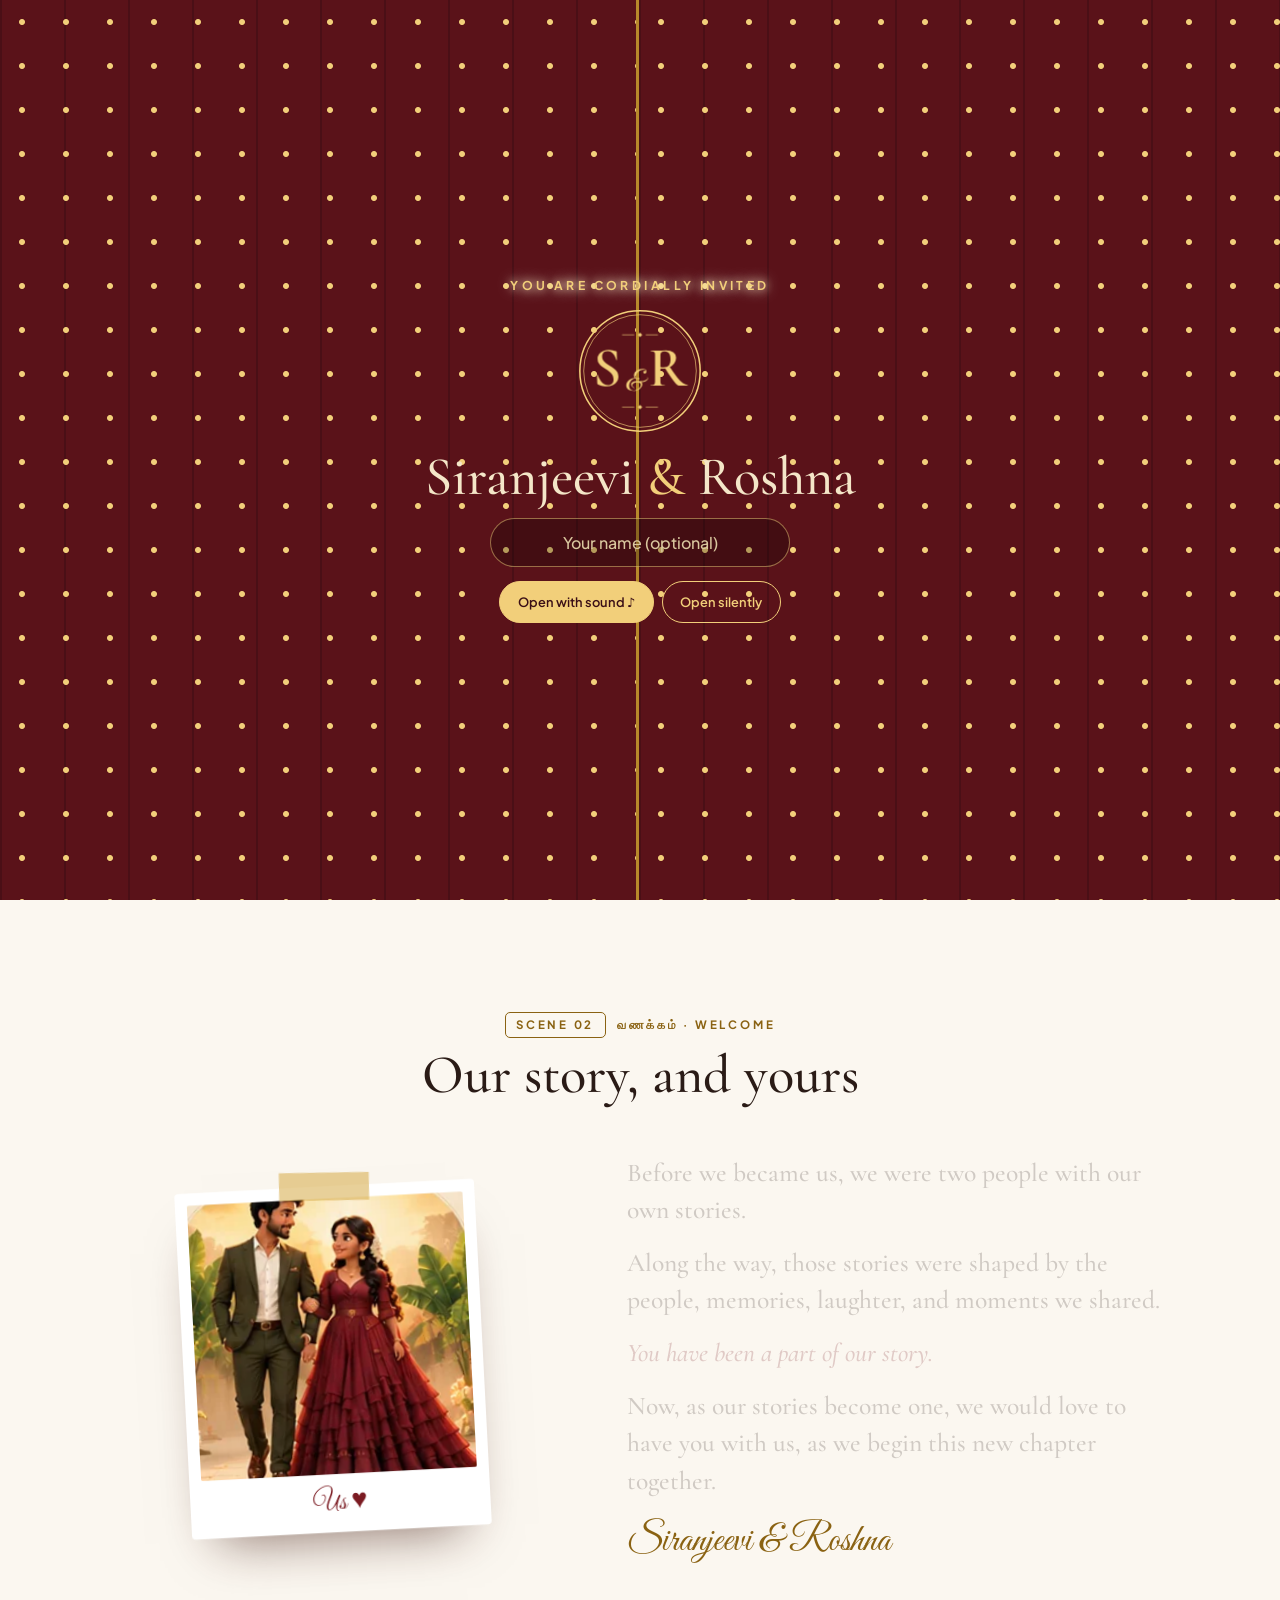
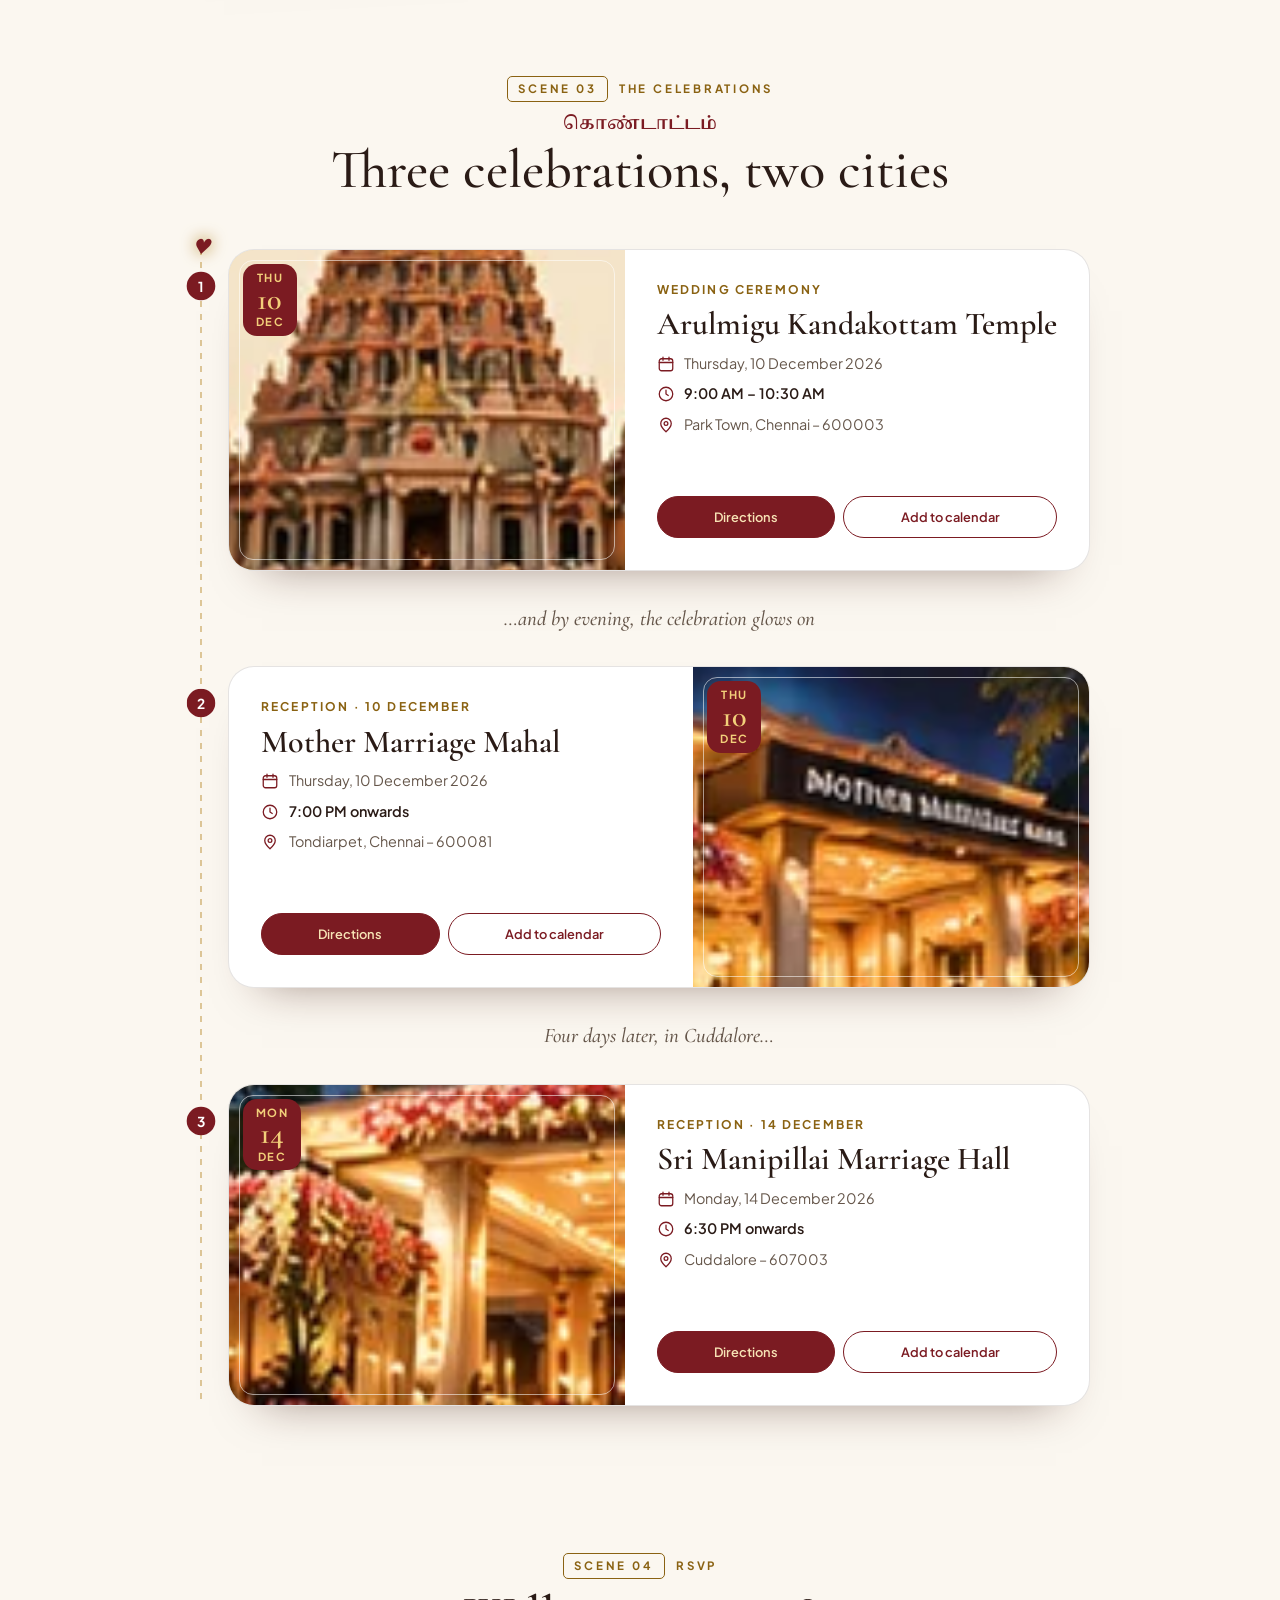
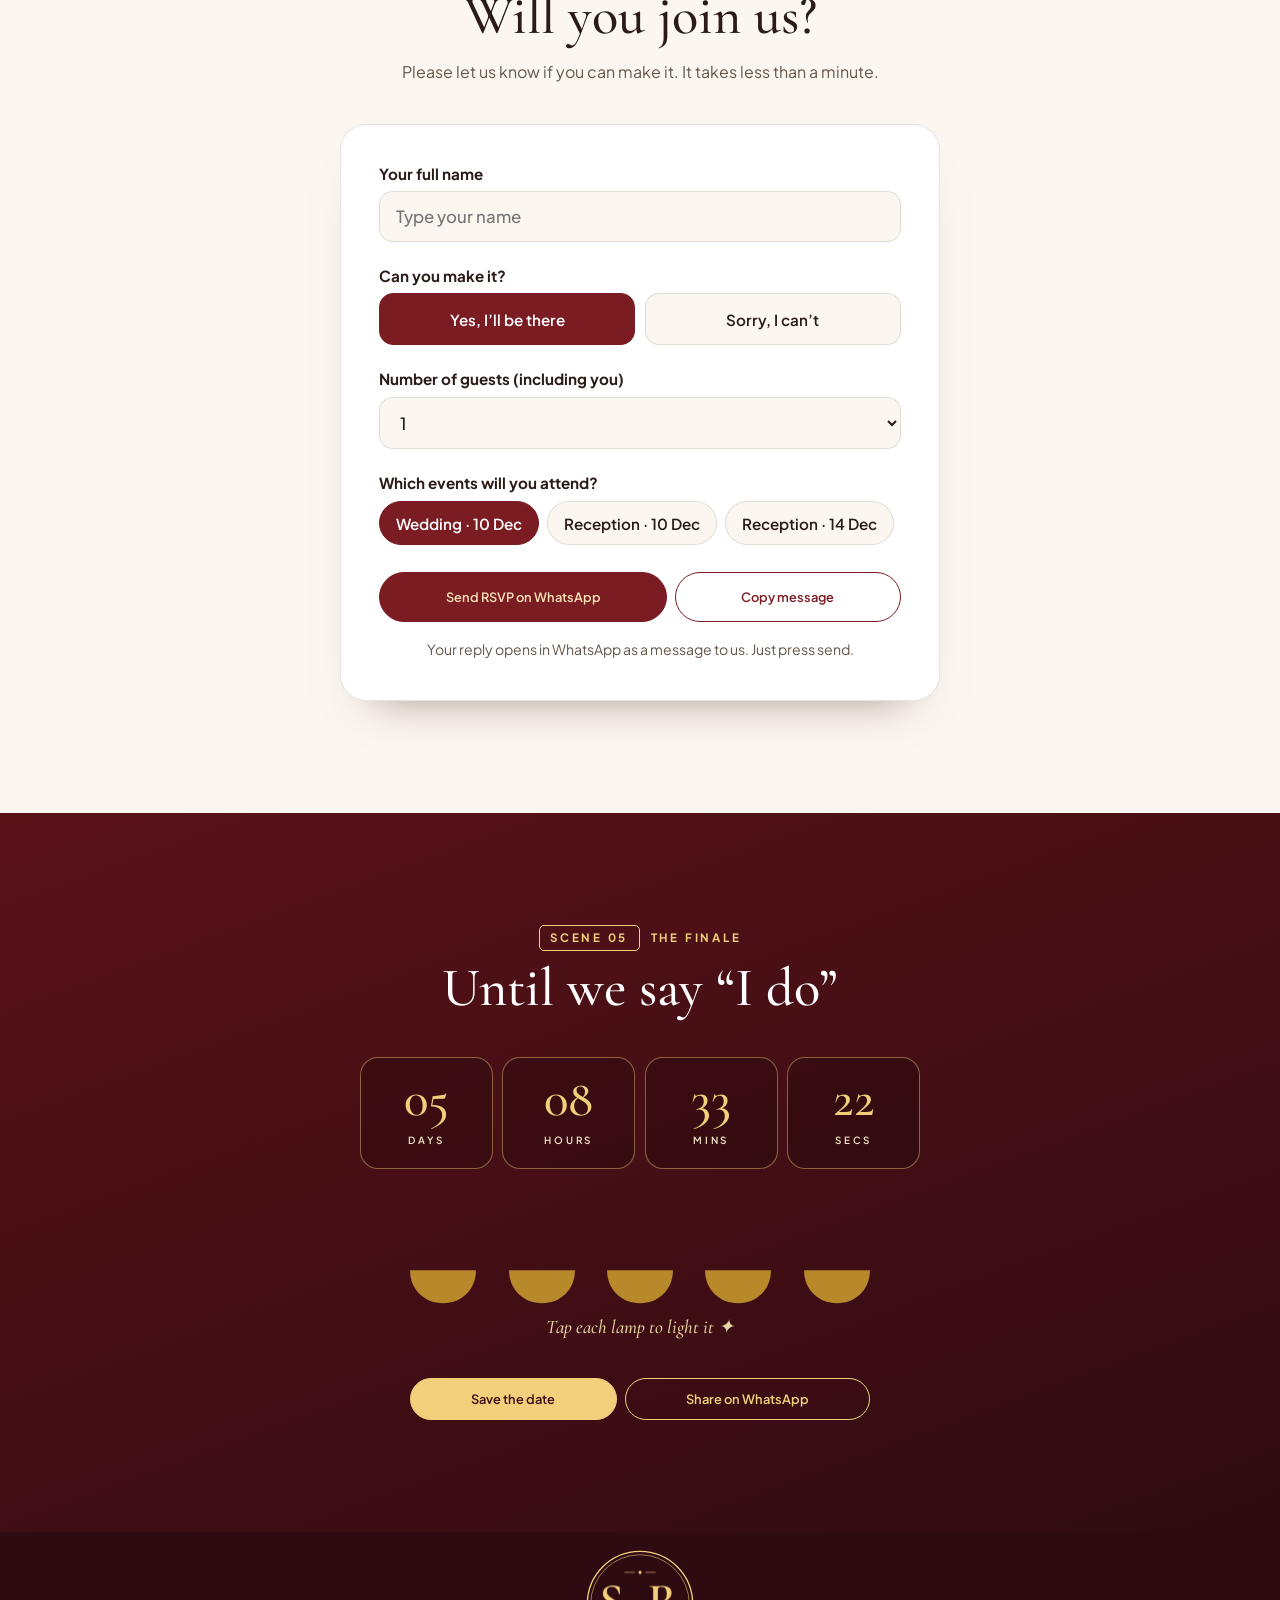
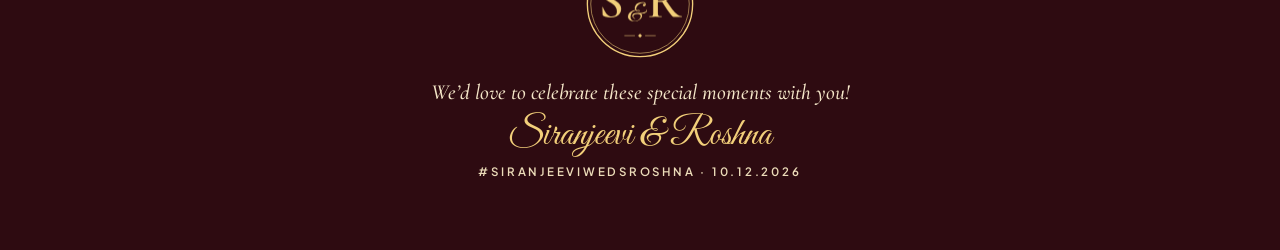
<file: Siranjeevi & Roshna · Wedding Storyboard.html>
<!DOCTYPE html>
<html lang="en">
<head>
<meta charset="utf-8">
<meta name="viewport" content="width=device-width, initial-scale=1, viewport-fit=cover">
<meta name="theme-color" content="#2e0b11">
<title>Siranjeevi &amp; Roshna · Wedding Storyboard</title>
<link rel="preconnect" href="https://fonts.googleapis.com"><link rel="preconnect" href="https://fonts.gstatic.com" crossorigin>
<link href="https://fonts.googleapis.com/css2?family=Cormorant+Garamond:ital,wght@0,500;0,600;1,500&family=Great+Vibes&family=Noto+Serif+Tamil:wght@600&family=Plus+Jakarta+Sans:wght@400;500;600;700&display=swap" rel="stylesheet">
<style>
:root{box-sizing:border-box;padding-top:env(safe-area-inset-top,0px);padding-bottom:env(safe-area-inset-bottom,0px);color-scheme:light dark;
--bg:#FBF7F0;--ink:#2A1B16;--mute:#65564a;--gt:#8a6212;--card:#fff;--line:rgba(42,27,22,.12);--mar:#7B1B22;--btn:#7B1B22;--gold:#B8892B;--nav:rgba(251,247,240,.82);
--sans:'Plus Jakarta Sans',system-ui,sans-serif;--serif:'Cormorant Garamond',Georgia,serif;--tam:'Noto Serif Tamil',serif;--script:'Great Vibes',cursive}
@media(prefers-color-scheme:dark){:root:not([data-theme="light"]){--bg:#17110f;--ink:#f1e6d3;--mute:#d2c3ad;--gt:#e2b85a;--card:#221815;--line:rgba(241,230,211,.14);--mar:#e49a9f;--nav:rgba(23,17,15,.82)}}
:root[data-theme="dark"]{--bg:#17110f;--ink:#f1e6d3;--mute:#d2c3ad;--gt:#e2b85a;--card:#221815;--line:rgba(241,230,211,.14);--mar:#e49a9f;--nav:rgba(23,17,15,.82)}
*,*::before,*::after{box-sizing:inherit}
html{scroll-behavior:smooth;scroll-padding-top:calc(env(safe-area-inset-top,0px) + 20px);background:linear-gradient(#c4743a 50%,#2e0b11 50%);min-height:100%}
body{margin:0;background:var(--bg);color:var(--ink);font:400 1rem/1.65 var(--sans);overflow-x:hidden;-webkit-font-smoothing:antialiased}
.L{position:absolute;will-change:transform}
a:focus-visible,button:focus-visible{outline:2px solid var(--gold);outline-offset:3px}

/* hero */
.hero{--H:clamp(640px,100svh,1000px);position:relative;height:var(--H);overflow:hidden;background:#c4743a}
.hbg{left:0;right:0;top:-12%;bottom:0}
.hbg::before{content:"";position:absolute;inset:0;background:var(--bg-img) center/cover;filter:blur(28px) brightness(.85);scale:1.2}
.himg{position:absolute;top:0;left:50%;translate:-50% 0;height:100%;width:auto;max-width:none;display:block;animation:kb 20s ease-in-out infinite alternate;-webkit-mask-image:linear-gradient(90deg,transparent,#000 10%,#000 90%,transparent);mask-image:linear-gradient(90deg,transparent,#000 10%,#000 90%,transparent)}
@keyframes kb{to{scale:1.05}}
.hero::after{content:"";position:absolute;inset:auto 0 0;height:34%;background:linear-gradient(transparent,rgba(30,12,6,.6));pointer-events:none}
.hero-t{position:absolute;left:0;right:0;top:9%;text-align:center;padding:0 1rem;z-index:2;color:#2b1a12}
.hero-t::before{content:"";position:absolute;inset:-34px 2% -22px;background:radial-gradient(ellipse at center,rgba(255,247,226,.95) 0,rgba(255,247,226,.88) 50%,rgba(255,247,226,0) 76%);z-index:-1}
.kick{margin:0;font:700 .76rem var(--sans);letter-spacing:.28em;text-transform:uppercase;text-shadow:0 0 8px #fff4d6,0 0 16px #fff4d6}
.hero h1{margin:.5rem 0;font:500 clamp(3rem,min(14vw,9svh),5.4rem)/.95 var(--serif)}
.hero h1 span{display:block}.hero h1 em{display:block;font-size:.5em;color:#a8761e;line-height:1.1}
.hero-t>*{animation:up 1.2s cubic-bezier(.2,.7,.2,1) both}.hero-t>:nth-child(2){animation-delay:.2s}.hero-t>:nth-child(3){animation-delay:.4s}
@keyframes up{from{opacity:0;translate:0 22px}}
.hero-b{position:absolute;left:0;right:0;bottom:calc(1.3rem);display:flex;flex-direction:column;align-items:center;gap:.8rem;z-index:2}
.chip{display:flex;flex-wrap:wrap;justify-content:center;gap:.2rem .8rem;padding:.6rem 1.1rem;border-radius:30px;background:rgba(30,12,6,.42);backdrop-filter:blur(8px);-webkit-backdrop-filter:blur(8px);border:1px solid rgba(255,230,170,.4);color:#fff;font:600 .74rem var(--sans);letter-spacing:.04em;white-space:nowrap}
.chip span+span::before{content:"·";margin-right:.8rem;color:#f2cf7a}
.cue{color:#fff;font:600 .66rem var(--sans);letter-spacing:.3em;text-transform:uppercase;text-decoration:none;animation:bob 1.8s ease-in-out infinite}
@keyframes bob{50%{translate:0 6px}}

/* sections */
.sec{position:relative;padding:clamp(4rem,10vw,7rem) 1.25rem}
.wrap{max-width:1040px;margin:0 auto}
.eb{margin:0;text-align:center;font:700 .76rem var(--sans);letter-spacing:.28em;text-transform:uppercase;color:var(--gt)}
h2{margin:.5rem 0 0;text-align:center;font:500 clamp(2.2rem,6vw,3.4rem)/1.1 var(--serif)}
.ta{display:block;margin-bottom:.2rem;font:600 1.1rem var(--tam);color:var(--mar)}
.lead{max-width:540px;margin:.8rem auto 0;text-align:center;color:var(--mute)}

/* note */
.split{display:grid;gap:3rem;align-items:center;margin-top:3rem}
.polaroid{position:relative;width:min(300px,78%);margin:0 auto;background:#fff;padding:12px 12px 58px;rotate:-3deg;box-shadow:0 30px 50px -28px rgba(60,20,10,.6);border-radius:4px}
.polaroid::before{content:"";position:absolute;left:50%;top:-14px;width:90px;height:28px;translate:-50% 0;rotate:2deg;background:rgba(214,170,70,.55)}
.polaroid img{display:block;width:100%;aspect-ratio:1;object-fit:cover;border-radius:2px}
.polaroid span{position:absolute;left:0;right:0;bottom:12px;text-align:center;font:400 1.7rem var(--script);color:#7B1B22}
.note p{margin:0 0 1rem;font:500 clamp(1.3rem,3.4vw,1.6rem)/1.45 var(--serif)}
.note p:nth-child(3){font-style:italic;color:var(--mar)}
.sig{font:400 2.4rem/1.2 var(--script);color:var(--gt);margin-top:1.2rem}
@media(min-width:860px){.split{grid-template-columns:1fr 1.25fr;gap:5rem}}

/* events */
.grid{display:grid;gap:1.4rem;margin-top:3rem}
@media(min-width:860px){.grid{grid-template-columns:repeat(3,1fr)}}
.ec{display:flex;flex-direction:column;background:var(--card);border:1px solid var(--line);border-radius:26px;overflow:hidden;box-shadow:0 28px 44px -34px rgba(60,20,10,.5)}
.ph{position:relative;aspect-ratio:16/10;background:#e9d9b8}
.ph img{width:100%;height:100%;object-fit:cover;display:block}
.dt{position:absolute;left:14px;top:14px;padding:.45rem .8rem;border-radius:14px;background:var(--btn);color:#f2cf7a;text-align:center;font:700 .62rem/1.2 var(--sans);letter-spacing:.14em}
.dt small{display:block;font-size:.7rem}.dt b{display:block;font:600 1.9rem/1 var(--serif);letter-spacing:0}
.bd{display:flex;flex-direction:column;gap:.6rem;flex:1;padding:1.3rem 1.3rem 1.4rem}
.tag{font:700 .75rem var(--sans);letter-spacing:.18em;text-transform:uppercase;color:var(--gt)}
.bd h3{margin:0;font:600 1.7rem/1.15 var(--serif)}
.ro{display:flex;gap:.6rem;align-items:flex-start;font-size:.9rem;line-height:1.45;color:var(--mute)}
.ro b{color:var(--ink);font-weight:600}
.ro svg{width:18px;height:18px;flex:none;margin-top:2px;fill:none;stroke:var(--mar);stroke-width:1.7;stroke-linecap:round;stroke-linejoin:round}
.btns{display:flex;flex-wrap:wrap;gap:.5rem;margin-top:auto;padding-top:.8rem}
.b{cursor:pointer;display:inline-flex;align-items:center;justify-content:center;gap:.4rem;flex:1 1 auto;padding:.75rem 1.1rem;border-radius:30px;font:600 .8rem var(--sans);text-decoration:none;border:1px solid var(--btn);color:var(--btn);background:transparent;transition:.25s}
.b.s{background:var(--btn);color:#f7e3b5}.b:hover{background:#a3262f;border-color:#a3262f;color:#fff}
@media(prefers-color-scheme:dark){:root:not([data-theme="light"]) .b:not(.s){color:#f0c0c4;border-color:#f0c0c4}}

/* countdown + footer */
#date{background:linear-gradient(160deg,#5a1219,#2e0b11);color:#f4e6c8;text-align:center}
#date h2{color:#fff}#date .ta{color:#f2cf7a}
.cd{display:grid;grid-template-columns:repeat(4,1fr);gap:.6rem;max-width:560px;margin:2.4rem auto}
.cd div{border:1px solid rgba(242,207,122,.45);border-radius:18px;padding:1rem 0;background:rgba(0,0,0,.2)}
.cd strong{display:block;font:500 clamp(2.2rem,9vw,3.2rem)/1 var(--serif);color:#f2cf7a}
.cd small{font:600 .62rem var(--sans);letter-spacing:.28em;text-transform:uppercase}
#date .btns{justify-content:center;max-width:460px;margin:0 auto}
#date .b{color:#f2cf7a;border-color:#f2cf7a}#date .b.s{background:#f2cf7a;color:#3a0f16}
footer{background:#2e0b11;color:#f4e6c8;text-align:center;padding:1rem 1.25rem 4rem}
.seal{display:block;width:112px;height:112px;margin:0 auto 1.2rem}
footer .sig{margin:0;color:#f2cf7a}footer p{margin:.4rem 0}
.hash{font:600 .72rem var(--sans);letter-spacing:.24em;text-transform:uppercase;color:#ecdcb9}

/* rsvp */
.rf{max-width:600px;margin:2.4rem auto 0;background:var(--card);border:1px solid var(--line);border-radius:26px;padding:clamp(1.3rem,5vw,2.4rem);box-shadow:0 28px 44px -34px rgba(60,20,10,.5)}
.fd{margin:0 0 1.5rem;border:0;padding:0;min-width:0}
.fd label,.fd legend{display:block;margin:0 0 .55rem;padding:0;font:700 .95rem var(--sans);color:var(--ink)}
.rf input[type=text],.rf select{width:100%;font:500 1.05rem var(--sans);color:var(--ink);background:var(--bg);border:1.5px solid var(--line);border-radius:14px;padding:.85rem 1rem;outline:0}
.rf input[type=text]:focus,.rf select:focus{border-color:var(--btn)}
.seg{display:grid;grid-template-columns:1fr 1fr;gap:.6rem}.chs{display:flex;flex-wrap:wrap;gap:.5rem}
.seg label,.chs label{margin:0;position:relative}.seg input,.chs input{position:absolute;opacity:0}
.seg span,.chs span{display:flex;align-items:center;justify-content:center;text-align:center;min-height:52px;padding:.6rem .8rem;border:1.5px solid var(--line);border-radius:14px;font:600 .95rem var(--sans);color:var(--ink);background:var(--bg);cursor:pointer;transition:.2s}
.chs span{min-height:44px;border-radius:24px;padding:.5rem 1rem}
.seg input:checked+span,.chs input:checked+span{background:var(--btn);border-color:var(--btn);color:#fff}
.seg input:focus-visible+span,.chs input:focus-visible+span{outline:2px solid var(--gold);outline-offset:2px}
#res{display:none;margin-top:1.2rem;padding:1rem 1.1rem;border-radius:14px;background:var(--bg);border:1.5px dashed var(--gt);white-space:pre-wrap;font-size:.95rem;color:var(--ink)}
.rf .btns{padding-top:.2rem}.rf .b{min-height:50px}
.hint{text-align:center;color:var(--mute);font-size:.88rem;margin:1rem 0 0}
/* motion */
.prog{position:fixed;top:0;left:0;right:0;height:3px;z-index:60;background:linear-gradient(90deg,#b8892b,#f2cf7a);transform-origin:0 50%;scale:0 1}
.lg-r{stroke-dasharray:600;stroke-dashoffset:600;animation:draw 2.2s .2s cubic-bezier(.6,.1,.2,1) forwards}
.lg-r2{stroke-dasharray:560;stroke-dashoffset:560;animation:draw 2.2s .5s cubic-bezier(.6,.1,.2,1) forwards}
@keyframes draw{to{stroke-dashoffset:0}}
.lg-l{opacity:0;animation:fadeIn 1s 1.1s forwards}@keyframes fadeIn{to{opacity:1}}
.brand{transition:scale .35s}.brand:hover{scale:1.1}
.seal{transition:rotate 1s cubic-bezier(.2,.7,.2,1)}.seal:hover{rotate:360deg}
.pt{position:absolute;inset:0;overflow:hidden;pointer-events:none;z-index:1}
.pt i{position:absolute;top:-20px;width:11px;height:7px;border-radius:70% 30% 70% 30%;opacity:.9;animation:fall var(--d) linear infinite}
@keyframes fall{to{transform:translate3d(var(--x),105svh,0) rotate(540deg)}}
.himg{margin-left:calc(var(--mx,0)*-18px);margin-top:calc(var(--my,0)*-8px);transition:margin .4s ease-out}
.hero-t{transform:translate(calc(var(--mx,0)*10px),calc(var(--my,0)*6px));transition:transform .4s ease-out}
.ec.rv{transition:opacity .9s,translate .9s cubic-bezier(.2,.7,.2,1),transform .25s ease-out,box-shadow .35s}
.ec:hover{box-shadow:0 36px 50px -30px rgba(60,20,10,.6)}
.ph{overflow:hidden}.ph img{transition:scale .9s cubic-bezier(.2,.7,.2,1)}.ec:hover .ph img{scale:1.08}
.ph::after{content:"";position:absolute;inset:0;background:linear-gradient(105deg,transparent 40%,rgba(255,255,255,.35) 50%,transparent 60%);translate:-120% 0;transition:translate .9s;pointer-events:none}
.ec:hover .ph::after{translate:120% 0}
.dt{transition:scale .3s cubic-bezier(.3,1.6,.5,1)}.ec:hover .dt{scale:1.1}
.b{position:relative;overflow:hidden}.b:hover{translate:0 -2px}.b:active{scale:.97}
.rpl{position:absolute;border-radius:50%;background:rgba(255,255,255,.45);scale:0;animation:rp .6s ease-out forwards;pointer-events:none}
@keyframes rp{to{scale:4;opacity:0}}
.polaroid{cursor:pointer;transition:rotate .5s cubic-bezier(.3,1.6,.5,1),scale .4s}.polaroid:hover{rotate:0deg;scale:1.04}
.heart{position:fixed;z-index:70;pointer-events:none;font-size:1.5rem;animation:hf 1.4s ease-out forwards}
@keyframes hf{to{transform:translate(var(--x),-170px) rotate(var(--r));opacity:0}}
.conf{position:fixed;top:-16px;z-index:80;width:9px;height:14px;border-radius:2px;pointer-events:none;animation:cf var(--d) ease-in forwards}
@keyframes cf{to{transform:translate3d(var(--x),110vh,0) rotate(var(--r))}}
.cd strong{width:fit-content;margin:0 auto}.cd strong.flip{animation:flip .5s}
@keyframes flip{from{opacity:0;translate:0 -40%}}
.side a.on::before{animation:pulse 2s infinite}@keyframes pulse{50%{box-shadow:0 0 0 6px rgba(123,27,34,.2)}}
.rv-l{translate:-40px 0}.rv-r{translate:40px 0}
@media(prefers-reduced-motion:reduce){.pt,.prog,.conf,.heart{display:none}.lg-r,.lg-r2{animation:none;stroke-dashoffset:0}.lg-l{animation:none;opacity:1}.himg,.hero-t{transition:none}.ec:hover .ph img{scale:none}.side a.on::before{animation:none}}
.rv{opacity:0;translate:0 26px;transition:opacity .9s,translate .9s cubic-bezier(.2,.7,.2,1)}.rv.in{opacity:1;translate:none}
@media(prefers-reduced-motion:reduce){.rv{opacity:1;translate:none;transition:none}.himg,.hero-t>*,.cue{animation:none}html{scroll-behavior:auto}}

body.lock{overflow:hidden}body.lock .hero-t>*{animation-play-state:paused}
#gate{position:fixed;inset:0;z-index:100;display:grid;place-items:center;perspective:1500px;overflow:hidden;transition:visibility 0s 2s}
#gate.go{visibility:hidden;pointer-events:none}
.door{position:absolute;top:0;bottom:0;width:50.3%;background:radial-gradient(circle,#f2cf7a 0 2.5px,transparent 3.5px) 0 0/44px 44px,repeating-linear-gradient(90deg,#4a0f16 0 2px,#5a1219 2px 64px);transition:transform 1.8s cubic-bezier(.7,0,.2,1)}
.door.l{left:0;transform-origin:0 50%;border-right:3px solid #b8892b}.door.r{right:0;transform-origin:100% 50%;border-left:3px solid #b8892b}
#gate.go .l{transform:rotateY(-110deg)}#gate.go .r{transform:rotateY(110deg)}
.gc{position:relative;z-index:2;display:grid;justify-items:center;gap:.9rem;padding:1.5rem;text-align:center;color:#f4e6c8;transition:opacity .6s,scale 1.2s}
#gate.go .gc{opacity:0;scale:1.5}.gl{width:128px;height:128px}
.gh{margin:0;font:500 clamp(2.2rem,9vw,3.4rem)/1 var(--serif)}.gh em{color:#f2cf7a;font-style:normal}
#gn{width:min(300px,80vw);padding:.8rem 1.1rem;border-radius:30px;border:1px solid rgba(242,207,122,.5);background:rgba(0,0,0,.25);color:#fff;font:500 1rem var(--sans);text-align:center;outline:0}
#gn::placeholder{color:#d9c79e}#gn:focus{border-color:#f2cf7a}
#gate .b{color:#f2cf7a;border-color:#f2cf7a}#gate .b.s{background:#f2cf7a;color:#3a0f16}#gate .btns{justify-content:center;padding:0}
.brand{position:fixed;top:calc(env(safe-area-inset-top,0px) + 12px);left:12px;z-index:50;width:48px;height:48px;padding:5px;border-radius:50%;background:var(--nav);backdrop-filter:blur(12px);-webkit-backdrop-filter:blur(12px);border:1px solid var(--line);color:var(--mar);--ring:var(--gt);transition:scale .35s}.brand:hover{scale:1.1}.brand svg{display:block;width:100%;height:100%}
.hud{position:fixed;top:calc(env(safe-area-inset-top,0px) + 12px);right:12px;z-index:50;display:flex;align-items:center;gap:.6rem;height:48px;padding:0 .4rem 0 1rem;border-radius:30px;background:var(--nav);backdrop-filter:blur(12px);-webkit-backdrop-filter:blur(12px);border:1px solid var(--line);font:700 .7rem var(--sans);letter-spacing:.14em;text-transform:uppercase}
.hud em{display:none;font-style:normal;color:var(--gt)}@media(min-width:600px){.hud em{display:inline}}
#sg{display:flex;gap:4px}#sg button{width:14px;height:6px;border:0;padding:0;border-radius:4px;background:var(--line);cursor:pointer;transition:.3s}#sg button.on{width:30px;background:var(--mar)}
#mt{width:36px;height:36px;border:0;border-radius:50%;background:none;color:var(--ink);font-size:1.05rem;cursor:pointer}#mt.off{opacity:.4}
.hero{cursor:pointer}.sun{left:50%;top:4%;width:min(80vw,560px);aspect-ratio:1;translate:-50% 0;background:radial-gradient(circle,rgba(255,214,120,.75),transparent 65%);mix-blend-mode:screen;pointer-events:none}
.pet{position:fixed;z-index:90;width:12px;height:8px;border-radius:70% 30%;pointer-events:none;animation:pf 2s cubic-bezier(.3,.6,.5,1) forwards}
@keyframes pf{35%{transform:translate(calc(var(--x)*.5),-110px) rotate(calc(var(--r)*.4))}to{transform:translate(var(--x),260px) rotate(var(--r));opacity:0}}
.slate{display:flex;align-items:center;justify-content:center;gap:.7rem;margin:0;font:700 .72rem var(--sans);letter-spacing:.24em;text-transform:uppercase;color:var(--gt)}
.slate b{padding:.28rem .65rem;border:1.5px solid currentColor;border-radius:5px;font-weight:700}
.note p span{transition:opacity .35s}
.grid{display:block;position:relative;max-width:900px;margin:3rem auto 0;padding-left:38px}
.grid::before{content:"";position:absolute;left:10px;top:0;bottom:0;width:2px;background:repeating-linear-gradient(var(--gold) 0 6px,transparent 6px 13px);opacity:.45}
.sp{position:absolute;left:10px;top:0;width:2px;height:calc(var(--pg,0)*100%);background:linear-gradient(var(--gold),var(--mar))}
.sp::after{content:"♥";position:absolute;left:50%;bottom:-8px;translate:-50% 0;font-size:1.3rem;line-height:1;color:var(--mar);filter:drop-shadow(0 0 8px var(--gold));animation:hb 1.2s infinite}
@keyframes hb{50%{scale:1.3}}
.st{position:relative;margin-bottom:2.2rem}
.mk{position:absolute;left:-38px;top:26px;width:22px;height:22px;display:grid;place-items:center;border-radius:50%;background:var(--bg);border:2px solid var(--gold);font:700 .66rem var(--sans);color:var(--gt);transition:.6s}
.ec.in~.mk{background:var(--mar);border-color:var(--mar);color:#fff;scale:1.3}
.it{margin:0 0 2.2rem;text-align:center;font:italic 500 1.3rem var(--serif);color:var(--mute)}
.ph img{height:126%;margin-top:-13%}
.ph::before{content:"";position:absolute;inset:10px;z-index:2;border:1px solid rgba(255,255,255,.55);border-radius:14px;pointer-events:none}
@media(min-width:860px){.ec{flex-direction:row}.ph{flex:0 0 46%;aspect-ratio:auto;min-height:320px}.st:nth-of-type(even) .ec{flex-direction:row-reverse}.bd{padding:2rem;justify-content:center}.bd h3{font-size:2rem}}
.lamps{display:flex;justify-content:center;gap:clamp(.4rem,3vw,1.4rem);margin:2rem 0 .4rem}
.lamp{width:clamp(52px,14vw,76px);padding:0;border:0;background:none;cursor:pointer;transition:scale .3s}.lamp:hover{scale:1.08}.lamp svg{display:block;width:100%;overflow:visible}
.lamp .bw{fill:#b8892b}.lamp .fl{fill:#ffcf5a;opacity:0;transform-box:fill-box;transform-origin:50% 100%;scale:.2;transition:.6s cubic-bezier(.3,1.6,.5,1)}
.lamp.on .fl{opacity:1;scale:1;animation:fk 1s ease-in-out infinite alternate;filter:drop-shadow(0 0 10px #ffb938)}
@keyframes fk{to{scale:1.1 .92;rotate:-3deg}}
.lh{margin:0 0 1rem;color:#e9d5a4;font:italic 500 1.2rem var(--serif);min-height:1.8em}
#date.lit{background:radial-gradient(circle at 50% 65%,#80301c,#2e0b11 72%)}
@media(prefers-reduced-motion:reduce){.door,.gc{transition:none}.sp::after,.lamp.on .fl{animation:none}}
</style>
</head>
<body class="lock">
<div class="prog" id="prog"></div>
<svg width="0" height="0" style="position:absolute" aria-hidden="true"><symbol id="logo" viewBox="0 0 200 200"><circle class="lg-r" cx="100" cy="100" r="94" fill="none" stroke="var(--ring,#B8892B)" stroke-width="2.4"/><circle class="lg-r2" cx="100" cy="100" r="88" fill="none" stroke="var(--ring,#B8892B)" stroke-width="1"/><g class="lg-l"><path d="M100 40l3.5 3.5-3.5 3.5-3.5-3.5zM100 153l3.5 3.5-3.5 3.5-3.5-3.5z" fill="var(--ring,#B8892B)"/><path d="M72 43.5h19M109 43.5h19M72 156.5h19M109 156.5h19" stroke="var(--ring,#B8892B)" stroke-width="1"/><path d="M40.8 77.4Q40.8 80.8 42.5 83.3Q44.3 85.9 47.1 87.9Q49.9 89.9 53.0 91.9Q56.3 93.9 59.3 96.2Q62.3 98.4 64.3 101.4Q66.3 104.4 66.3 108.6Q66.3 113.1 63.9 116.6Q61.6 120.1 57.4 122.1Q53.2 124.1 47.6 124.1Q45.2 124.1 42.6 123.6Q40.0 123.1 37.7 122.4Q35.5 121.6 34.1 120.7Q33.7 120.4 33.5 120.1Q33.3 119.8 33.2 119.0L32.7 105.7Q32.6 105.3 33.1 105.2Q33.6 105.2 33.7 105.5Q34.7 108.2 36.1 111.2Q37.6 114.1 39.5 116.6Q41.5 119.0 44.0 120.6Q46.5 122.1 49.8 122.1Q52.0 122.1 54.0 121.3Q56.1 120.5 57.4 118.6Q58.7 116.6 58.7 113.2Q58.7 109.0 56.8 106.0Q55.0 103.1 52.1 100.9Q49.2 98.7 46.0 96.8Q42.9 94.8 40.1 92.7Q37.2 90.5 35.5 87.8Q33.7 85.0 33.7 81.1Q33.7 76.2 36.3 73.1Q39.0 70.0 43.1 68.5Q47.2 67.0 51.4 67.0Q54.4 67.0 57.3 67.6Q60.3 68.1 62.4 69.0Q63.3 69.3 63.5 69.8Q63.7 70.2 63.7 70.7L64.0 82.6Q64.0 82.9 63.5 83.0Q63.1 83.1 63.0 82.8Q62.5 81.5 61.6 79.2Q60.7 76.9 59.2 74.5Q57.6 72.1 55.2 70.4Q52.8 68.8 49.4 68.8Q46.8 68.8 44.8 69.8Q42.9 70.9 41.9 72.8Q40.8 74.7 40.8 77.4Z" fill="currentColor"/><path d="M90.1 131.1Q86.2 131.1 83.6 129.9Q81.0 128.6 79.7 126.6Q78.5 124.6 78.5 122.4Q78.5 119.8 80.0 117.3Q81.5 114.8 84.5 113.0Q87.5 111.2 91.9 110.7Q91.3 109.9 90.9 108.7Q90.6 107.6 90.6 106.6Q90.7 104.2 92.0 102.3Q93.3 100.4 95.4 99.1Q97.5 97.9 99.9 97.2Q102.3 96.5 104.4 96.5Q105.7 96.5 107.0 96.9Q108.4 97.2 109.3 98.1Q110.2 99.0 110.2 100.6Q110.2 101.9 109.4 103.0Q108.6 104.0 107.4 104.0Q106.5 104.0 105.8 103.4Q105.2 102.7 105.2 101.9Q105.2 100.9 105.8 100.3Q106.4 99.7 107.4 99.7Q107.8 99.7 108.3 100.0Q108.8 100.2 109.0 100.5Q109.0 100.3 109.0 100.0Q109.0 98.8 108.0 98.3Q107.0 97.8 105.8 97.8Q104.0 97.8 101.6 98.7Q99.1 99.6 96.8 101.6Q96.0 102.3 95.1 103.5Q94.2 104.7 93.6 106.1Q93.0 107.4 93.0 108.8Q93.0 109.9 93.4 110.6Q94.1 110.6 95.0 110.6Q95.9 110.5 96.9 110.5Q98.1 110.5 98.8 111.0Q99.4 111.5 99.4 112.2Q99.4 112.6 98.9 113.0Q98.3 113.5 97.1 113.5Q95.6 113.5 94.4 112.8Q93.2 112.1 92.5 111.4Q89.5 111.8 87.3 113.7Q85.2 115.5 84.1 118.0Q83.0 120.5 83.0 123.0Q83.0 125.0 83.8 126.7Q84.5 128.4 86.1 129.4Q87.7 130.5 90.1 130.5Q92.5 130.5 94.6 129.6Q96.6 128.7 98.1 127.3Q99.6 125.8 100.4 124.2Q101.2 122.7 101.2 121.3Q101.2 120.1 100.3 119.3Q99.5 118.5 98.1 118.1Q96.7 117.7 95.2 117.7Q93.6 117.7 92.0 118.1Q90.4 118.6 89.3 119.5Q88.2 120.4 87.9 121.7Q87.9 121.8 87.9 121.9Q87.9 122.1 87.9 122.1Q87.9 123.2 88.7 124.1Q89.4 125.1 91.0 126.0Q91.4 126.1 91.4 126.7Q91.4 127.2 91.0 126.9Q88.5 125.6 87.3 124.0Q86.1 122.4 86.1 121.0Q86.1 118.9 88.3 117.4Q90.6 115.9 94.7 115.9H102.8Q103.6 115.9 105.0 115.6Q106.5 115.3 108.0 114.7Q109.5 114.0 110.6 113.2Q111.7 112.3 111.7 111.2Q111.7 110.6 111.3 110.0Q111.2 109.8 111.2 109.6Q111.2 109.4 111.4 109.4Q111.6 109.4 111.7 109.6Q112.4 110.6 112.4 111.7Q112.4 112.9 111.5 114.0Q110.6 115.0 109.1 115.8Q107.6 116.6 105.7 117.0Q103.9 117.5 101.9 117.4Q102.8 118.1 103.2 119.1Q103.6 120.0 103.6 121.0Q103.6 122.7 102.6 124.5Q101.6 126.2 99.8 127.7Q97.9 129.2 95.5 130.1Q93.0 131.1 90.1 131.1ZM97.1 112.7Q98.7 112.7 98.7 112.1Q98.7 111.8 98.3 111.6Q97.9 111.3 97.2 111.3Q97.0 111.2 96.3 111.2Q95.7 111.2 95.0 111.2Q94.2 111.2 93.8 111.2Q94.9 112.7 97.1 112.7Z" fill="var(--ring,#B8892B)"/><path d="M160.4 123.0Q159.0 123.0 155.9 119.7Q152.9 116.3 148.5 110.0Q144.2 103.8 138.8 95.0L145.8 92.9Q153.0 103.5 158.1 109.9Q163.1 116.3 167.0 119.1Q171.0 121.9 174.6 121.9Q174.8 121.9 174.8 122.5Q174.8 123.0 174.6 123.0Q169.0 123.0 165.5 123.0Q162.0 123.0 160.4 123.0ZM140.4 67.7Q148.1 67.7 152.2 70.8Q156.4 73.8 156.4 79.1Q156.4 84.1 153.5 88.0Q150.7 92.0 146.1 94.2Q141.6 96.4 136.5 96.4Q135.3 96.4 134.1 96.4Q132.9 96.3 131.9 96.3V115.9Q131.9 118.4 132.4 119.7Q132.8 121.1 134.3 121.5Q135.7 121.9 138.6 121.9Q138.8 121.9 138.8 122.5Q138.8 123.0 138.6 123.0Q136.3 123.0 133.6 122.9Q130.9 122.8 127.6 122.8Q124.5 122.8 121.7 122.9Q118.9 123.0 116.7 123.0Q116.5 123.0 116.5 122.5Q116.5 121.9 116.7 121.9Q119.6 121.9 121.0 121.5Q122.5 121.1 123.0 119.7Q123.5 118.4 123.5 115.9V75.1Q123.5 72.6 123.0 71.3Q122.5 70.0 121.1 69.5Q119.7 69.1 116.8 69.1Q116.6 69.1 116.6 68.5Q116.6 68.0 116.8 68.0Q119.0 68.0 121.8 68.1Q124.5 68.3 127.6 68.3Q130.5 68.3 134.0 68.0Q137.5 67.7 140.4 67.7ZM147.7 82.1Q147.7 77.1 146.5 74.3Q145.4 71.6 143.2 70.5Q141.1 69.4 138.3 69.4Q134.8 69.4 133.4 70.7Q131.9 71.9 131.9 75.3V93.9Q133.1 94.1 134.6 94.2Q136.0 94.2 137.1 94.2Q142.9 94.2 145.3 91.3Q147.7 88.3 147.7 82.1Z" fill="currentColor"/></g></symbol></svg>
<div id="gate"><i class="door l"></i><i class="door r"></i>
 <div class="gc"><p class="kick" style="margin:0;font:700 .76rem var(--sans);letter-spacing:.28em;text-transform:uppercase;color:#f2cf7a">You are cordially invited</p>
  <svg class="gl" viewBox="0 0 200 200" aria-hidden="true" style="--ring:#f2cf7a;color:#f2cf7a"><use href="#logo"/></svg>
  <h1 class="gh">Siranjeevi <em>&amp;</em> Roshna</h1>
  <input id="gn" type="text" placeholder="Your name (optional)" autocomplete="given-name" aria-label="Your name">
  <div class="btns"><button class="b s" data-snd="1">Open with sound ♪</button><button class="b" data-snd="0">Open silently</button></div></div></div>
<a class="brand" href="#top" data-go="top" aria-label="Back to top"><svg viewBox="0 0 200 200" aria-hidden="true"><use href="#logo"/></svg></a>
<div class="hud" role="navigation" aria-label="Story scenes"><span id="sn">01/05</span><em id="st">Opening</em><span id="sg"></span><button id="mt" class="off" aria-label="Toggle sound">♪</button></div>
<header id="top" class="hero sc" data-t="Opening" data-root="top">
 <div class="L hbg" data-speed=".14"><img id="himg" class="himg" alt="Siranjeevi and Roshna walking hand in hand at a temple entrance at sunset" src="[data-uri]"></div>
 <div class="L sun" data-speed=".3"></div>
 <div class="pt" id="pt" aria-hidden="true"></div>
 <div class="hero-t">
  <p class="kick">Together with our families</p>
  <h1><span>Siranjeevi</span><em>&amp;</em><span>Roshna</span></h1>
  <p class="kick">invite you to our<br>wedding celebration</p>
 </div>
 <div class="hero-b">
  <div class="chip"><span>10 Dec 2026</span><span>Chennai</span><span id="dl">&nbsp;</span></div>
  <a class="cue" data-go="note">Tap for petals · Scroll</a>
 </div>
</header>
<section id="note" class="sec sc" data-t="Our story">
 <div class="wrap">
  <p class="slate rv"><b>Scene 02</b>வணக்கம் · Welcome</p>
  <h2 class="rv">Our story, and yours</h2>
  <div class="split">
   <figure class="polaroid rv rv-l" role="button" tabindex="0" aria-label="Tap for a little surprise"  style="margin-block:0" data-speed="-.03"><img src="[data-uri]" alt="Siranjeevi and Roshna walking together" loading="lazy"><span>Us ♥</span></figure>
   <div class="note rv rv-r">
    <p>Before we became us, we were two people with our own stories.</p>
    <p>Along the way, those stories were shaped by the people, memories, laughter, and moments we shared.</p>
    <p>You have been a part of our story.</p>
    <p>Now, as our stories become one, we would love to have you with us, as we begin this new chapter together.</p>
    <div class="sig">Siranjeevi &amp; Roshna</div>
   </div>
  </div>
 </div>
</section>
<section id="events" class="sec sc" data-t="Celebrations" style="padding-top:0">
 <div class="wrap">
  <p class="slate rv"><b>Scene 03</b>The celebrations</p>
  <h2 class="rv"><span class="ta">கொண்டாட்டம்</span>Three celebrations, two cities</h2>
  <div class="grid" id="grid"></div>
 </div>
</section>
<section id="rsvp" class="sec sc" data-t="RSVP" style="padding-top:0">
 <div class="wrap">
  <p class="slate rv"><b>Scene 04</b>RSVP</p>
  <h2 class="rv">Will you join us?</h2>
  <p class="lead rv">Please let us know if you can make it. It takes less than a minute.</p>
  <form id="rf" class="rf rv" novalidate>
   <div class="fd"><label for="nm">Your full name</label><input type="text" id="nm" autocomplete="name" placeholder="Type your name"></div>
   <fieldset class="fd"><legend>Can you make it?</legend><div class="seg"><label><input type="radio" name="att" value="Yes" checked><span>Yes, I’ll be there</span></label><label><input type="radio" name="att" value="No"><span>Sorry, I can’t</span></label></div></fieldset>
   <div id="more">
    <div class="fd"><label for="gs">Number of guests (including you)</label><select id="gs"><option>1</option><option>2</option><option>3</option><option>4</option><option>5</option><option>6</option></select></div>
    <fieldset class="fd"><legend>Which events will you attend?</legend><div class="chs"><label><input type="checkbox" value="Wedding · 10 Dec" checked><span>Wedding · 10 Dec</span></label><label><input type="checkbox" value="Reception · 10 Dec"><span>Reception · 10 Dec</span></label><label><input type="checkbox" value="Reception · 14 Dec"><span>Reception · 14 Dec</span></label></div></fieldset>
   </div>
   <div class="btns"><button class="b s" type="submit">Send RSVP on WhatsApp</button><button class="b" type="button" id="cp">Copy message</button></div>
   <div id="res" role="status"></div>
   <p class="hint">Your reply opens in WhatsApp as a message to us. Just press send.</p>
  </form>
 </div>
</section>
<section id="date" class="sec sc" data-t="Finale">
 <div class="wrap">
  <p class="slate rv" style="color:#f2cf7a"><b>Scene 05</b>The finale</p>
  <h2 class="rv">Until we say “I do”</h2>
  <div class="cd rv" aria-live="off"><div><strong id="d">00</strong><small>Days</small></div><div><strong id="h">00</strong><small>Hours</small></div><div><strong id="m">00</strong><small>Mins</small></div><div><strong id="s">00</strong><small>Secs</small></div></div>
  <div class="lamps rv" id="lamps"></div><p class="lh" id="lh">Tap each lamp to light it ✦</p>
  <div class="btns rv"><a class="b s" id="cal" target="_blank" rel="noopener">Save the date</a><a class="b" id="share" target="_blank" rel="noopener">Share on WhatsApp</a></div>
 </div>
</section>
<footer>
 <svg class="seal" viewBox="0 0 200 200" aria-hidden="true" style="--ring:#f2cf7a;color:#f2cf7a"><use href="#logo"/></svg>
 <p style="font:italic 500 1.35rem var(--serif)">We’d love to celebrate these special moments with you!</p>
 <p class="sig">Siranjeevi &amp; Roshna</p>
 <p class="hash">#SiranjeeviWedsRoshna · 10.12.2026</p>
</footer>
<script>

const $=s=>document.querySelector(s);
const IMG={t:"[data-uri]",r1:"[data-uri]",r2:"[data-uri]"};
$(".hbg").style.setProperty("--bg-img",`url("${$("#himg").src}")`);
const ic={cal:'<svg viewBox="0 0 24 24"><rect x="3" y="5" width="18" height="16" rx="3"/><path d="M3 10h18M8 3v4M16 3v4"/></svg>',clk:'<svg viewBox="0 0 24 24"><circle cx="12" cy="12" r="9"/><path d="M12 7v5l3 2"/></svg>',pin:'<svg viewBox="0 0 24 24"><path d="M12 21s7-6.2 7-11a7 7 0 10-14 0c0 4.8 7 11 7 11z"/><circle cx="12" cy="10" r="2.5"/></svg>'};
const EV=[
 {tag:"Wedding Ceremony",d:"THU",n:"10",m:"DEC",date:"Thursday, 10 December 2026",time:"9:00 AM – 10:30 AM",v:"Arulmigu Kandakottam Temple",a:"Park Town, Chennai – 600003",q:"Arulmigu Kandakottam Temple Park Town Chennai",s:"20261210T090000",e:"20261210T103000",img:IMG.t},
 {tag:"Reception · 10 December",d:"THU",n:"10",m:"DEC",date:"Thursday, 10 December 2026",time:"7:00 PM onwards",v:"Mother Marriage Mahal",a:"Tondiarpet, Chennai – 600081",q:"Mother Marriage Mahal Tondiarpet Chennai",s:"20261210T190000",e:"20261210T220000",img:IMG.r1},
 {tag:"Reception · 14 December",d:"MON",n:"14",m:"DEC",date:"Monday, 14 December 2026",time:"6:30 PM onwards",v:"Sri Manipillai Marriage Hall",a:"Cuddalore – 607003",q:"Sri Manipillai Marriage Hall Cuddalore",s:"20261214T183000",e:"20261214T213000",img:IMG.r2}];
const gc=e=>`https://calendar.google.com/calendar/render?action=TEMPLATE&text=${encodeURIComponent(e.tag+" · Siranjeevi & Roshna")}&dates=${e.s}/${e.e}&ctz=Asia/Kolkata&location=${encodeURIComponent(e.v+", "+e.a)}`;
$("#grid").innerHTML=EV.map((e,i)=>`<article class="ec rv" style="transition-delay:${i*.1}s"><div class="ph"><img src="${e.img}" alt="${e.v}" loading="lazy"><div class="dt"><small>${e.d}</small><b>${e.n}</b><small>${e.m}</small></div></div><div class="bd"><span class="tag">${e.tag}</span><h3>${e.v}</h3><div class="ro">${ic.cal}<span>${e.date}</span></div><div class="ro">${ic.clk}<span><b>${e.time}</b></span></div><div class="ro">${ic.pin}<span>${e.a}</span></div><div class="btns"><a class="b s" target="_blank" rel="noopener" href="https://www.google.com/maps/search/?api=1&query=${encodeURIComponent(e.q)}">Directions</a><a class="b" target="_blank" rel="noopener" href="${gc(e)}">Add to calendar</a></div></article>`).join("");
$("#cal").href=gc(EV[0]);
$("#share").href="https://wa.me/?text="+encodeURIComponent("You’re invited to Siranjeevi & Roshna’s wedding · 10 December 2026, Chennai. "+location.href);

/* rsvp */
const WA=""; /* couple's WhatsApp number with country code, e.g. 919876543210 */
const rf=$("#rf"),yes=()=>rf.att.value==="Yes",out=$("#res");
rf.addEventListener("change",()=>{$("#more").style.display=yes()?"":"none"});
function show(s){out.textContent=s;out.style.display="block"}
function msg(){const n=$("#nm").value.trim();if(!n){$("#nm").focus();show("Please type your full name first.");return null}
 let s=`RSVP · Siranjeevi & Roshna\n\nName: ${n}\nAttending: ${yes()?"Yes":"Sorry, can’t make it"}`;
 if(yes()){s+=`\nGuests: ${$("#gs").value}`;const ev=[...$("#more").querySelectorAll(".chs input:checked")].map(i=>i.value).join(", ");if(ev)s+=`\nEvents: ${ev}`}
 show(s);return s}
rf.addEventListener("submit",e=>{e.preventDefault();const s=msg();if(s){if(yes())confetti();open(`https://wa.me/${WA}?text=${encodeURIComponent(s)}`,"_blank","noopener")}});
$("#cp").onclick=async()=>{const s=msg();if(!s)return;try{await navigator.clipboard.writeText(s);show(s+"\n\n✓ Copied. Paste it in a message to us.")}catch{}};

/* storyboard: wrap cards, spine, intertitles */
(()=>{const g=$("#grid"),IT=["…and by evening, the celebration glows on","Four days later, in Cuddalore…"];
g.insertAdjacentHTML("afterbegin",'<i class="sp"></i>');
g.querySelectorAll(".ec").forEach((c,i)=>{const s=document.createElement("div");s.className="st";c.before(s);s.append(c);s.insertAdjacentHTML("beforeend",`<i class="mk">${i+1}</i>`);if(i)s.insertAdjacentHTML("beforebegin",`<p class="it rv">${IT[i-1]}</p>`);c.querySelector(".ph img").dataset.speed=".05"})})();
/* countdown */
const calm=matchMedia("(prefers-reduced-motion: reduce)").matches;
const T=new Date("2026-12-10T09:00:00+05:30").getTime(),p2=n=>String(n).padStart(2,"0");
const set=(id,v)=>{const e=$(id);if(e.textContent!==v){const first=!e.textContent.trim()||e.textContent==="00";e.textContent=v;if(!calm&&id!=="#d"&&!first){e.classList.remove("flip");void e.offsetWidth;e.classList.add("flip")}}};
function tick(){let x=Math.max(0,T-Date.now());const d=Math.floor(x/864e5);x%=864e5;set("#d",p2(d));set("#h",p2(Math.floor(x/36e5)));x%=36e5;set("#m",p2(Math.floor(x/6e4)));set("#s",p2(Math.floor(x%6e4/1e3)));$("#dl").textContent=d>0?d+" days to go":"Today’s the day!"}
tick();setInterval(tick,1000);
$("#d").textContent=$("#d").textContent;

const io=new IntersectionObserver(es=>es.forEach(e=>{if(e.isIntersecting){const t=e.target;t.classList.add("in");io.unobserve(t);setTimeout(()=>t.style.transitionDelay="0s",1300)}}),{threshold:.12});
document.querySelectorAll(".rv").forEach(n=>io.observe(n));

/* effects */
const R=(a,b)=>a+Math.random()*(b-a),pick=a=>a[Math.random()*a.length|0];
if(!calm){
 $("#pt").innerHTML=Array.from({length:11},()=>`<i style="left:${R(0,100)}%;--d:${R(10,17).toFixed(1)}s;--x:${R(-60,80)|0}px;animation-delay:${-R(0,14).toFixed(1)}s;scale:${R(.7,1.3).toFixed(2)};background:${pick(["#e23b4e","#ff9db4","#fff3d6"])}"></i>`).join("");
 const hero=$(".hero");
 if(matchMedia("(hover:hover)").matches){
  hero.addEventListener("pointermove",e=>{const r=hero.getBoundingClientRect();hero.style.setProperty("--mx",((e.clientX-r.left)/r.width-.5).toFixed(3));hero.style.setProperty("--my",((e.clientY-r.top)/r.height-.5).toFixed(3))});
  document.querySelectorAll(".ec").forEach(c=>{c.addEventListener("pointermove",e=>{const r=c.getBoundingClientRect(),x=(e.clientX-r.left)/r.width-.5,y=(e.clientY-r.top)/r.height-.5;c.style.transform=`perspective(900px) rotateY(${(x*8).toFixed(2)}deg) rotateX(${(-y*8).toFixed(2)}deg) translateY(-4px)`});c.addEventListener("pointerleave",()=>c.style.transform="")});
 }
 document.addEventListener("pointerdown",e=>{const b=e.target.closest(".b");if(!b)return;const r=b.getBoundingClientRect(),d=Math.max(r.width,r.height),s=document.createElement("span");s.className="rpl";s.style.cssText=`width:${d}px;height:${d}px;left:${e.clientX-r.left-d/2}px;top:${e.clientY-r.top-d/2}px`;b.appendChild(s);setTimeout(()=>s.remove(),650)});
}
function hearts(x,y){if(calm)return;for(let i=0;i<9;i++){const h=document.createElement("span");h.className="heart";h.textContent=pick(["♥","♥","✦","❀"]);h.style.cssText=`left:${x}px;top:${y}px;color:${pick(["#7B1B22","#B8892B","#e23b4e","#e49a9f"])};--x:${R(-70,70)|0}px;--r:${R(-40,40)|0}deg;animation-delay:${(i*.05).toFixed(2)}s`;document.body.appendChild(h);setTimeout(()=>h.remove(),1800)}}
function confetti(){if(calm)return;for(let i=0;i<46;i++){const c=document.createElement("i");c.className="conf";c.style.cssText=`left:${R(0,100)}vw;background:${pick(["#7B1B22","#B8892B","#f2cf7a","#e49a9f","#4d5530","#fff3d6"])};--x:${R(-80,80)|0}px;--r:${R(200,720)|0}deg;--d:${R(1.8,3.4).toFixed(1)}s;animation-delay:${R(0,.5).toFixed(2)}s`;document.body.appendChild(c);setTimeout(()=>c.remove(),4200)}}
const pol=$(".polaroid");
pol.addEventListener("click",e=>hearts(e.clientX,e.clientY));
pol.addEventListener("keydown",e=>{if(e.key==="Enter"||e.key===" "){e.preventDefault();const r=pol.getBoundingClientRect();hearts(r.left+r.width/2,r.top+r.height/2)}});

/* gate, hud, parallax, lamps */
const hero=$(".hero"),gate=$("#gate"),sc=[...document.querySelectorAll(".sc")],clamp=(v,a,b)=>Math.min(b,Math.max(a,v));
let snd=false,AC,G="";
function chime(f=[784,1175]){if(!snd)return;try{AC=AC||new AudioContext();f.forEach((q,i)=>{[1,2.76].forEach((m,k)=>{const o=AC.createOscillator(),g=AC.createGain(),t=AC.currentTime+i*.13;o.frequency.value=q*m;g.gain.setValueAtTime(0,t);g.gain.linearRampToValueAtTime(.09/(k+1),t+.02);g.gain.exponentialRampToValueAtTime(.001,t+1.8);o.connect(g).connect(AC.destination);o.start(t);o.stop(t+1.9)})})}catch{}}
const go=id=>document.getElementById(id).scrollIntoView({behavior:calm?"auto":"smooth"});
document.addEventListener("click",e=>{const g=e.target.closest("[data-go]");if(g){e.preventDefault();go(g.dataset.go)}});
function petals(x,y,n=12){if(calm)return;for(let i=0;i<n;i++){const p=document.createElement("i");p.className="pet";p.style.cssText=`left:${x}px;top:${y}px;background:${pick(["#f6a21e","#e23b4e","#fff3d6","#f2cf7a"])};--x:${R(-150,150)|0}px;--r:${R(-420,420)|0}deg;animation-delay:${R(0,.15).toFixed(2)}s`;document.body.appendChild(p);setTimeout(()=>p.remove(),2400)}}
hero.addEventListener("click",e=>{petals(e.clientX,e.clientY,14);chime([1047])});
function guest(n){n=n.trim().slice(0,40);if(!n)return;G=n;$(".hero-t .kick").textContent="Dear "+n+", together with our families";$("#nm").value=n}
const hs=decodeURIComponent(location.hash.slice(1)).replace(/_/g," ");if(/^[\p{L} .'-]{2,40}$/u.test(hs)&&!document.getElementById(location.hash.slice(1)))$("#gn").value=hs;
function tiltOn(){if(calm||!matchMedia("(hover:none)").matches||!window.DeviceOrientationEvent)return;const on=()=>addEventListener("deviceorientation",e=>{if(e.gamma==null)return;hero.style.setProperty("--mx",clamp(e.gamma/40,-.5,.5).toFixed(3));hero.style.setProperty("--my",clamp((e.beta-50)/80,-.5,.5).toFixed(3))});
 DeviceOrientationEvent.requestPermission?DeviceOrientationEvent.requestPermission().then(r=>r==="granted"&&on()).catch(()=>{}):on()}
gate.addEventListener("click",e=>{const b=e.target.closest("[data-snd]");if(!b)return;snd=b.dataset.snd==="1";$("#mt").classList.toggle("off",!snd);guest($("#gn").value);tiltOn();gate.classList.add("go");document.body.classList.remove("lock");scrollTo(0,0);chime([523,784,1047,1568]);setTimeout(()=>petals(innerWidth/2,innerHeight*.3,34),800);setTimeout(()=>gate.remove(),2300)});
$("#mt").onclick=()=>{snd=!snd;$("#mt").classList.toggle("off",!snd);chime([880])};
const sg=$("#sg");sc.forEach(s=>{const b=document.createElement("button");b.setAttribute("aria-label",s.dataset.t);b.onclick=()=>go(s.id);sg.append(b)});
const so=new IntersectionObserver(es=>es.forEach(e=>{if(e.isIntersecting){const i=sc.indexOf(e.target);$("#sn").textContent=p2(i+1)+"/"+p2(sc.length);$("#st").textContent=e.target.dataset.t;[...sg.children].forEach((b,j)=>b.classList.toggle("on",j===i));if(i)chime([660])}}),{rootMargin:"-45% 0px -50% 0px"});sc.forEach(s=>so.observe(s));
const px=[...document.querySelectorAll("[data-speed]")],sp=[...document.querySelectorAll(".note p")].map(p=>{p.innerHTML=p.textContent.split(" ").map(w=>`<span>${w}</span>`).join(" ");return[p,[...p.children]]}),grid=$("#grid"),ht=$(".hero-t");let vh=innerHeight,tk=0;
function upd(){tk=0;vh=innerHeight;const y=scrollY;$("#prog").style.scale=(y/Math.max(1,document.documentElement.scrollHeight-vh)).toFixed(4)+" 1";if(calm)return;
 ht.style.opacity=clamp(1-y/(vh*.55),0,1);
 for(const n of px){const hh=n.closest(".hero");let off=y;if(!hh){const r=n.parentElement.getBoundingClientRect();if(r.bottom<-200||r.top>vh+200)continue;off=vh/2-(r.top+r.height/2)}n.style.transform=`translate3d(0,${(off*n.dataset.speed).toFixed(1)}px,0)`}
 for(const[p,w]of sp){const r=p.getBoundingClientRect(),k=clamp((vh*.9-r.top)/(vh*.4),0,1)*w.length;w.forEach((s,i)=>s.style.opacity=i<k?1:.2)}
 const g=grid.getBoundingClientRect();grid.style.setProperty("--pg",clamp((vh*.6-g.top)/g.height,0,1).toFixed(4))}
addEventListener("scroll",()=>{tk||(tk=1,requestAnimationFrame(upd))},{passive:true});addEventListener("resize",upd);addEventListener("load",upd);upd();
const lamp='<svg viewBox="0 0 60 80" aria-hidden="true"><path class="fl" d="M30 4C41 22 47 31 30 48 13 31 19 22 30 4z"/><path class="bw" d="M4 50h52c0 16-12 26-26 26S4 66 4 50z"/></svg>',NT=[523,587,659,784,880];
$("#lamps").innerHTML=NT.map((_,i)=>`<button class="lamp" aria-label="Light lamp ${i+1}">${lamp}</button>`).join("");
const lp=[...document.querySelectorAll(".lamp")];lp.forEach((l,i)=>l.onclick=()=>{if(l.classList.contains("on"))return;l.classList.add("on");chime([NT[i]]);const n=lp.filter(x=>x.classList.contains("on")).length;$("#lh").textContent=n<5?n+" of 5 lit…":"";if(n==5){$("#date").classList.add("lit");confetti();setTimeout(confetti,600);chime([523,659,784,1047]);$("#lh").textContent=(G?G+", t":"T")+"hank you for lighting up our celebration. See you on 10 December ♥"}});
</script>
</body>
</html>
</file>
